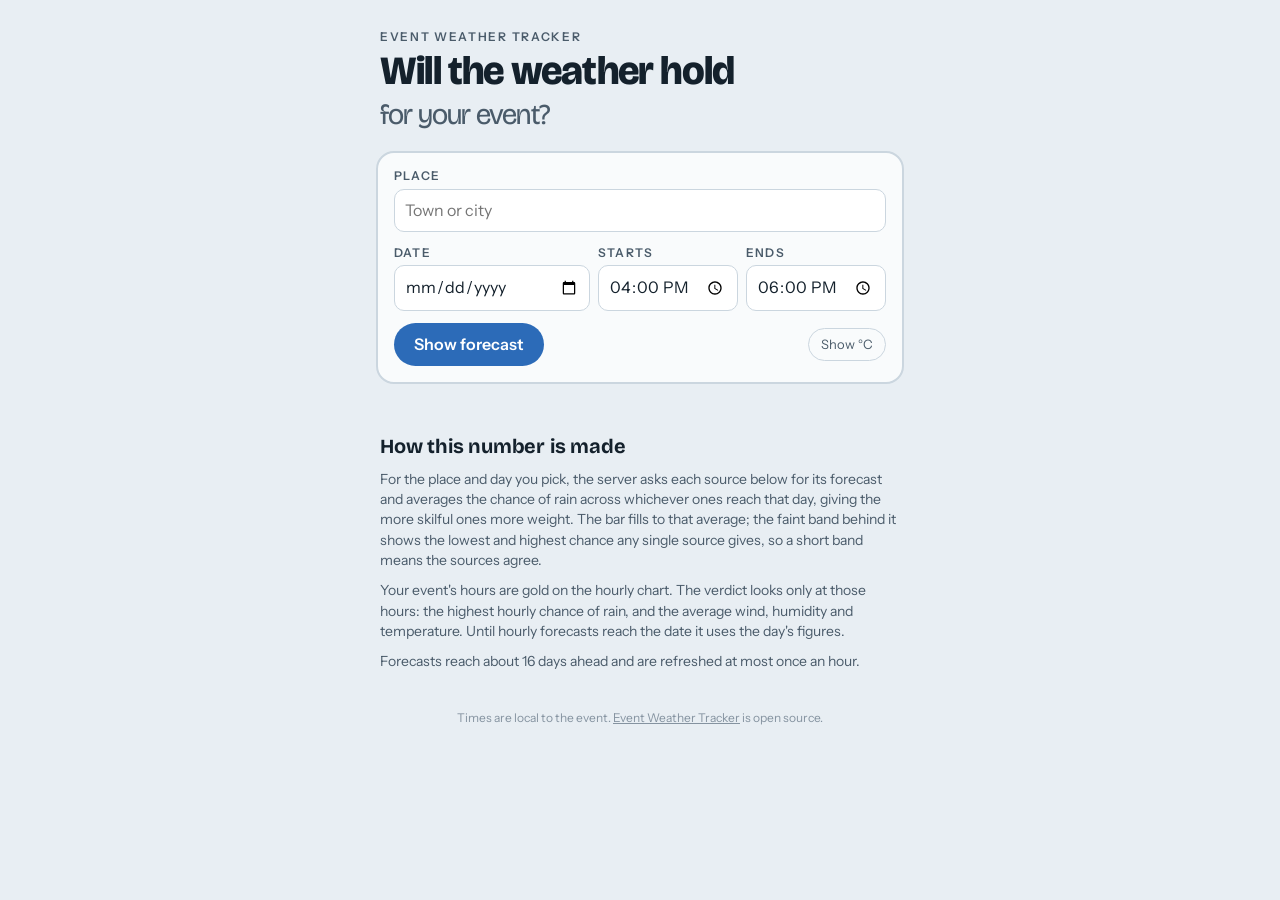
<file: www/index.html>
<!doctype html>
<html lang="en">
<head>
<meta charset="utf-8">
<meta name="viewport" content="width=device-width, initial-scale=1, viewport-fit=cover">
<title>Event Weather Tracker</title>
<meta name="description" content="Will the weather hold for your event? Every major forecast for one place, one day and the hours that matter.">
<meta name="theme-color" content="#E8EEF3">
<link rel="preconnect" href="https://fonts.googleapis.com">
<link rel="preconnect" href="https://fonts.gstatic.com" crossorigin>
<link href="https://fonts.googleapis.com/css2?family=Bricolage+Grotesque:opsz,wght@12..96,400;12..96,600;12..96,800&family=Instrument+Sans:wght@400;500;600&display=swap" rel="stylesheet">
<link rel="icon" type="image/svg+xml" href="/favicon.svg">
<link rel="stylesheet" href="style.css?v=8">
</head>
<body>
<header class="masthead">
  <p class="eyebrow">Event Weather Tracker</p>
  <h1>Will the weather hold<br><span>for your event?</span></h1>
</header>

<form id="event-form" class="event-form" autocomplete="off" novalidate>
  <div class="field place-field">
    <label for="place">Place</label>
    <div class="place-wrap">
      <input id="place" name="place" type="text" placeholder="Town or city" required
             role="combobox" aria-autocomplete="list" aria-expanded="false" aria-controls="place-list">
      <ul id="place-list" class="place-list" role="listbox" hidden></ul>
    </div>
  </div>
  <div class="row">
    <div class="field"><label for="date">Date</label><input id="date" name="date" type="date" required></div>
    <div class="field"><label for="from">Starts</label><input id="from" name="from" type="time" step="900" value="16:00" required></div>
    <div class="field"><label for="to">Ends</label><input id="to" name="to" type="time" step="900" value="18:00" required></div>
  </div>
  <div class="form-actions">
    <button class="go" type="submit">Show forecast</button>
    <button class="units" id="units" type="button" aria-pressed="false">Show °C</button>
  </div>
</form>

<p class="status" id="status" aria-live="polite"></p>
<main id="result" class="days" aria-live="polite"></main>

<section class="method">
  <h2>How this number is made</h2>
  <p>For the place and day you pick, the server asks each source below for its forecast and averages the chance of rain across whichever ones reach that day, giving the more skilful ones more weight. The bar fills to that average; the faint band behind it shows the lowest and highest chance any single source gives, so a short band means the sources agree.</p>
  <p>Your event's hours are gold on the hourly chart. The verdict looks only at those hours: the highest hourly chance of rain, and the average wind, humidity and temperature. Until hourly forecasts reach the date it uses the day's figures.</p>
  <p>Forecasts reach about 16 days ahead and are refreshed at most once an hour.</p>
  <ul class="sources" id="sources"></ul>
</section>

<footer class="foot">
  <p>Times are local to the event. <a href="https://github.com/mattpetosa/event-weather-tracker">Event Weather Tracker</a> is open source.</p>
</footer>

<template id="day-tpl">
  <article class="day key">
    <span class="eyebrow-tag"></span>
    <div class="day-head">
      <div class="when">
        <span class="dow"></span>
        <span class="date"></span>
      </div>
      <div class="temps"><span class="hi"></span><span class="lo"></span></div>
    </div>
    <p class="where"></p>
    <p class="cond"></p>
    <dl class="vitals">
      <div><dt>Humidity</dt><dd class="hum"></dd></div>
      <div><dt>Wind</dt><dd class="wind"></dd></div>
    </dl>
    <div class="pop-row">
      <span class="pop-num"></span>
      <span class="pop-label">chance of rain</span>
    </div>
    <div class="bar" aria-hidden="true">
      <span class="band"></span>
      <span class="fill"></span>
      <span class="tick"></span>
    </div>
    <p class="meta"></p>
    <p class="amt-line" hidden></p>
    <div class="verdict">
      <p class="verdict-head"><span class="verdict-label"></span><span class="verdict-text"></span></p>
      <ul class="factors"></ul>
    </div>
    <div class="detail">
      <h3>By the hour</h3>
      <div class="hours"></div>
      <div class="amounts" hidden></div>
      <div class="hour-axis"><span>12am</span><span>6am</span><span>noon</span><span>6pm</span><span>11pm</span></div>
      <p class="amt-cap" hidden></p>
      <h3>Each source</h3>
      <ul class="per-source"></ul>
    </div>
  </article>
</template>

<script src="app.js?v=9"></script>
</body>
</html>
</file>
<file: www/style.css>
:root {
  --ground: #E8EEF3;
  --tile: #F9FBFC;
  --ink: #14212C;
  --ink-2: #4A5B6A;
  --ink-3: #8593A0;
  --line: #CBD6DF;
  --rain: #2C6BB8;
  --rain-soft: #B9D0EA;
  --band: #BFD2E4;
  --gold: #C9A227;
  --gold-soft: #F3E7BC;
  --display: "Bricolage Grotesque", "Helvetica Neue", Arial, sans-serif;
  --body: "Instrument Sans", system-ui, -apple-system, "Segoe UI", sans-serif;
}
* { box-sizing: border-box; }
html { -webkit-text-size-adjust: 100%; }
body {
  margin: 0;
  background: var(--ground);
  color: var(--ink);
  font-family: var(--body);
  font-size: 16px;
  line-height: 1.45;
  padding: max(20px, env(safe-area-inset-top)) 16px max(28px, env(safe-area-inset-bottom));
  max-width: 560px;
  margin-inline: auto;
}
.masthead { padding: 8px 4px 20px; }
.eyebrow {
  margin: 0 0 6px;
  font-size: 12px; letter-spacing: .14em; text-transform: uppercase;
  color: var(--ink-2); font-weight: 600;
}
h1 {
  font-family: var(--display);
  font-variation-settings: "opsz" 96;
  font-weight: 800;
  font-size: clamp(30px, 8.5vw, 40px);
  line-height: 1;
  letter-spacing: -.02em;
  margin: 0;
}
h1 span { font-weight: 400; color: var(--ink-2); font-size: .72em; }
.status { margin: 14px 0 0; font-size: 14px; color: var(--ink-2); }
.status.err { color: #A33; }

.days { display: grid; gap: 14px; }
.day {
  background: var(--tile);
  border: 2px solid var(--line);
  border-radius: 18px;
  padding: 16px 18px 14px;
  cursor: default;
  transition: border-color .2s, box-shadow .2s;
  outline: none;
}
.day:focus-visible { box-shadow: 0 0 0 3px var(--rain-soft); }
.day.key {
  border-color: var(--gold);
  box-shadow: 0 0 0 1px var(--gold), 0 10px 30px -18px rgba(201,162,39,.7);
}
.day.key .eyebrow-tag {
  display: inline-block; margin-bottom: 8px;
  font-size: 11px; letter-spacing: .12em; text-transform: uppercase; font-weight: 600;
  color: #7A5F0E; background: var(--gold-soft); border-radius: 999px; padding: 3px 9px;
}
.day-head { display: flex; justify-content: space-between; align-items: baseline; gap: 12px; }
.when { display: flex; align-items: baseline; gap: 8px; }
.dow {
  font-family: var(--display); font-weight: 800; font-size: 28px; letter-spacing: -.01em; line-height: 1;
}
.date { color: var(--ink-2); font-size: 15px; }
.temps { font-family: var(--display); font-weight: 600; font-size: 20px; white-space: nowrap; }
.temps .lo { color: var(--ink-3); margin-left: 6px; }
.temps .lo::before { content: "/ "; }
.cond { margin: 4px 0 8px; color: var(--ink-2); font-size: 15px; min-height: 1.4em; }
.vitals { display: flex; gap: 18px; margin: 0 0 12px; padding: 0; }
.vitals div { display: flex; align-items: baseline; gap: 6px; }
.vitals dt { font-size: 11px; letter-spacing: .1em; text-transform: uppercase; color: var(--ink-3); font-weight: 600; }
.vitals dd { margin: 0; font-family: var(--display); font-weight: 600; font-size: 16px; color: var(--ink); font-variant-numeric: tabular-nums; }
.vitals dd.na { font-family: var(--body); font-weight: 400; color: var(--ink-3); font-size: 13px; }

.pop-row { display: flex; align-items: baseline; gap: 8px; }
.pop-num {
  font-family: var(--display); font-variation-settings: "opsz" 96;
  font-weight: 800; font-size: 44px; line-height: 1; letter-spacing: -.03em;
  color: var(--rain); font-variant-numeric: tabular-nums;
}
.pop-num.na { color: var(--ink-3); font-size: 26px; }
.pop-label { color: var(--ink-2); font-size: 14px; }

.bar {
  position: relative; height: 14px; margin: 14px 0 10px;
  background: #EEF2F6; border-radius: 999px;
}
.bar .band { position: absolute; top: 0; bottom: 0; background: var(--band); border-radius: 999px; }
.bar .fill { position: absolute; top: 0; bottom: 0; left: 0; background: var(--rain); border-radius: 999px; transition: width .6s cubic-bezier(.2,.8,.2,1); }
.bar .tick {
  position: absolute; top: 50%; width: 22px; height: 22px; margin: -11px 0 0 -11px;
  background: #fff; border: 4px solid var(--rain); border-radius: 50%;
  box-shadow: 0 1px 4px rgba(20,33,44,.25); z-index: 1;
}
.day.key .bar .tick { border-color: var(--rain); box-shadow: 0 0 0 2px var(--gold), 0 1px 4px rgba(20,33,44,.25); }
.meta { margin: 0; font-size: 13px; color: var(--ink-3); }
.meta b { color: var(--ink-2); font-weight: 500; }

.detail { border-top: 1px dashed var(--line); margin-top: 14px; padding-top: 12px; cursor: default; }
.detail h3 {
  margin: 0 0 8px; font-size: 12px; letter-spacing: .12em; text-transform: uppercase;
  color: var(--ink-2); font-weight: 600;
}
.hours {
  display: grid; grid-template-columns: repeat(24, 1fr); gap: 2px; height: 150px; align-items: end;
  margin-top: 18px;
  background: repeating-linear-gradient(to top, transparent 0 calc(25% - 1px), var(--line) calc(25% - 1px) 25%);
  background-size: 100% 100%;
}
.hours .h {
  position: relative; background: var(--rain); border-radius: 3px 3px 0 0; min-height: 2px;
  transition: height .5s ease;
}
.hours .h.na { background: var(--line); }
.hours .h.gold { background: var(--gold); opacity: 1; }
.hours .h.gold .lbl { color: #7A5F0E; font-weight: 600; }
.window-cap { display: flex; align-items: center; gap: 6px; margin: -8px 0 16px; font-size: 12px; color: var(--ink-2); }
.window-cap .swatch { width: 10px; height: 10px; border-radius: 2px; background: var(--gold); }
.hours .h.night { opacity: .55; }
.hours .h .lbl {
  position: absolute; left: 50%; bottom: 100%; transform: translateX(-50%);
  font-size: 8.5px; color: var(--ink-2); padding-bottom: 2px; white-space: nowrap;
}
/* Rainfall strip: hangs below the chance chart off the same 24-hour axis, so
   "how likely" reads above the line and "how much" below it. */
.amounts {
  display: grid; grid-template-columns: repeat(24, 1fr); gap: 2px; height: 46px;
  align-items: start; margin-top: 3px;
}
.amounts .a {
  background: var(--rain); opacity: .45; border-radius: 0 0 3px 3px; min-height: 0;
  transition: height .5s ease;
}
.amounts .a.wet { opacity: .8; }
.amounts .a.gold { background: var(--gold); opacity: .9; }
.amt-line { margin: 6px 0 0; font-size: 13px; color: var(--ink-3); }
.amt-line b { color: var(--ink-2); font-weight: 500; }
.amt-cap { margin: -10px 0 16px; font-size: 11px; color: var(--ink-3); }
.hour-axis { display: flex; justify-content: space-between; font-size: 11px; color: var(--ink-3); margin: 4px 0 16px; }
.per-source { list-style: none; margin: 0; padding: 0; }
.per-source li {
  display: grid; grid-template-columns: 1fr auto auto; gap: 10px; align-items: center;
  padding: 7px 0; border-bottom: 1px solid #EDF1F5; font-size: 14px;
}
.per-source li:last-child { border-bottom: 0; }
.per-source .n { font-weight: 500; }
.per-source .n .w { font-size: 11px; color: var(--ink-3); font-weight: 500; margin-left: 2px; }
.per-source .n small { display: block; font-weight: 400; color: var(--ink-3); font-size: 12px; }
.per-source .n .vit { display: block; color: var(--ink-2); font-size: 12px; font-weight: 400; }
.per-source .t { color: var(--ink-2); font-variant-numeric: tabular-nums; }
.per-source .p { font-family: var(--display); font-weight: 600; color: var(--rain); min-width: 3.2ch; text-align: right; font-variant-numeric: tabular-nums; }
.per-source .p.na, .per-source .t.na { color: var(--ink-3); font-weight: 400; font-family: var(--body); font-size: 12px; }
.per-source li.off { opacity: .55; }

.method { margin-top: 34px; padding: 0 4px; }
.method h2 { font-family: var(--display); font-size: 20px; margin: 0 0 8px; letter-spacing: -.01em; }
.method p { color: var(--ink-2); font-size: 14px; margin: 0 0 10px; }
.sources { list-style: none; padding: 0; margin: 14px 0 0; display: grid; gap: 6px; }
.sources li { font-size: 14px; display: flex; gap: 8px; align-items: baseline; }
.sources li::before { content: ""; width: 8px; height: 8px; border-radius: 50%; background: #3B9C5A; flex: none; transform: translateY(-1px); }
.sources li.off::before { background: #C44; }
.sources a { color: var(--ink); text-decoration: underline; text-decoration-color: var(--line); text-underline-offset: 3px; }
.sources small { color: var(--ink-3); }
.foot { margin-top: 24px; text-align: center; font-size: 12px; color: var(--ink-3); }

@media (prefers-reduced-motion: reduce) {
  .bar .fill, .hours .h { transition: none; }
}
@media (min-width: 480px) {
  .day { padding: 20px 22px 16px; }
}

/* event verdict */
.verdict { margin-top: 12px; padding: 10px 12px; border-radius: 12px; background: var(--gold-soft); }
.verdict-head { margin: 0 0 6px; display: flex; flex-wrap: wrap; align-items: baseline; gap: 4px 10px; }
.verdict-label { font-size: 11px; letter-spacing: .12em; text-transform: uppercase; font-weight: 600; color: #7A5F0E; }
.verdict-text { font-family: var(--display); font-weight: 600; font-size: 16px; color: var(--ink); }
.factors { list-style: none; margin: 0; padding: 0; display: flex; flex-wrap: wrap; gap: 6px 14px; }
.factors li { display: flex; align-items: center; gap: 5px; font-size: 13px; color: var(--ink-2); font-variant-numeric: tabular-nums; }
.factors li::before { content: ""; width: 9px; height: 9px; border-radius: 50%; background: #3B9C5A; flex: none; }
.factors li.watch::before { background: #E0A100; }
.factors li.concern::before { background: #C44; }
.factors li b { color: var(--ink); font-weight: 600; }
.verdict .sun { margin: 8px 0 0; padding-top: 8px; border-top: 1px solid rgba(122,95,14,.18); font-size: 13px; color: var(--ink-2); }
.verdict .sun b { color: var(--ink); font-weight: 600; font-variant-numeric: tabular-nums; }
.verdict .basis { margin: 6px 0 0; font-size: 11px; color: var(--ink-3); }

/* event form */
.event-form {
  display: grid; gap: 12px; background: var(--tile); border: 2px solid var(--line);
  border-radius: 18px; padding: 14px 16px 16px; margin-bottom: 14px;
}
.field { display: grid; gap: 4px; min-width: 0; }
.field label {
  font-size: 12px; letter-spacing: .1em; text-transform: uppercase; color: var(--ink-2); font-weight: 600;
}
.field input {
  font: inherit; font-size: 16px; color: var(--ink); background: #fff; width: 100%; min-width: 0;
  border: 1px solid var(--line); border-radius: 10px; padding: 9px 10px;
}
.field input:focus-visible { outline: 3px solid var(--rain-soft); border-color: var(--rain); }
.event-form .row { display: grid; grid-template-columns: 1.4fr 1fr 1fr; gap: 8px; }
@media (max-width: 420px) {
  .event-form .row { grid-template-columns: 1fr 1fr; }
  .event-form .row .field:first-child { grid-column: 1 / -1; }
}
.place-wrap { position: relative; }
.place-list {
  position: absolute; z-index: 5; left: 0; right: 0; top: 100%; margin: 4px 0 0; padding: 4px;
  list-style: none; background: #fff; border: 1px solid var(--line); border-radius: 10px;
  box-shadow: 0 10px 30px -12px rgba(20,33,44,.35); max-height: 260px; overflow-y: auto;
}
.place-list li { padding: 8px 10px; border-radius: 7px; cursor: pointer; font-size: 15px; }
.place-list li.active, .place-list li:hover { background: var(--ground); }
.place-list li.empty { color: var(--ink-3); cursor: default; background: none; }
.form-actions { display: flex; gap: 10px; align-items: center; justify-content: space-between; flex-wrap: wrap; }
.go {
  font: inherit; font-weight: 600; background: var(--rain); color: #fff; border: 0;
  border-radius: 999px; padding: 10px 20px; cursor: pointer;
}
.go:focus-visible, .units:focus-visible { outline: 3px solid var(--rain-soft); outline-offset: 2px; }
.units {
  font: inherit; font-size: 13px; background: none; border: 1px solid var(--line);
  border-radius: 999px; padding: 6px 12px; color: var(--ink-2); cursor: pointer;
}
.notice { background: var(--tile); border: 2px dashed var(--line); border-radius: 18px; padding: 4px 18px; color: var(--ink-2); }
.where { margin: 2px 0 6px; font-size: 13px; color: var(--ink-2); overflow-wrap: anywhere; }
.verdict.concern .verdict-text { color: #8E2A2A; }
.foot a { color: inherit; }
</file>
